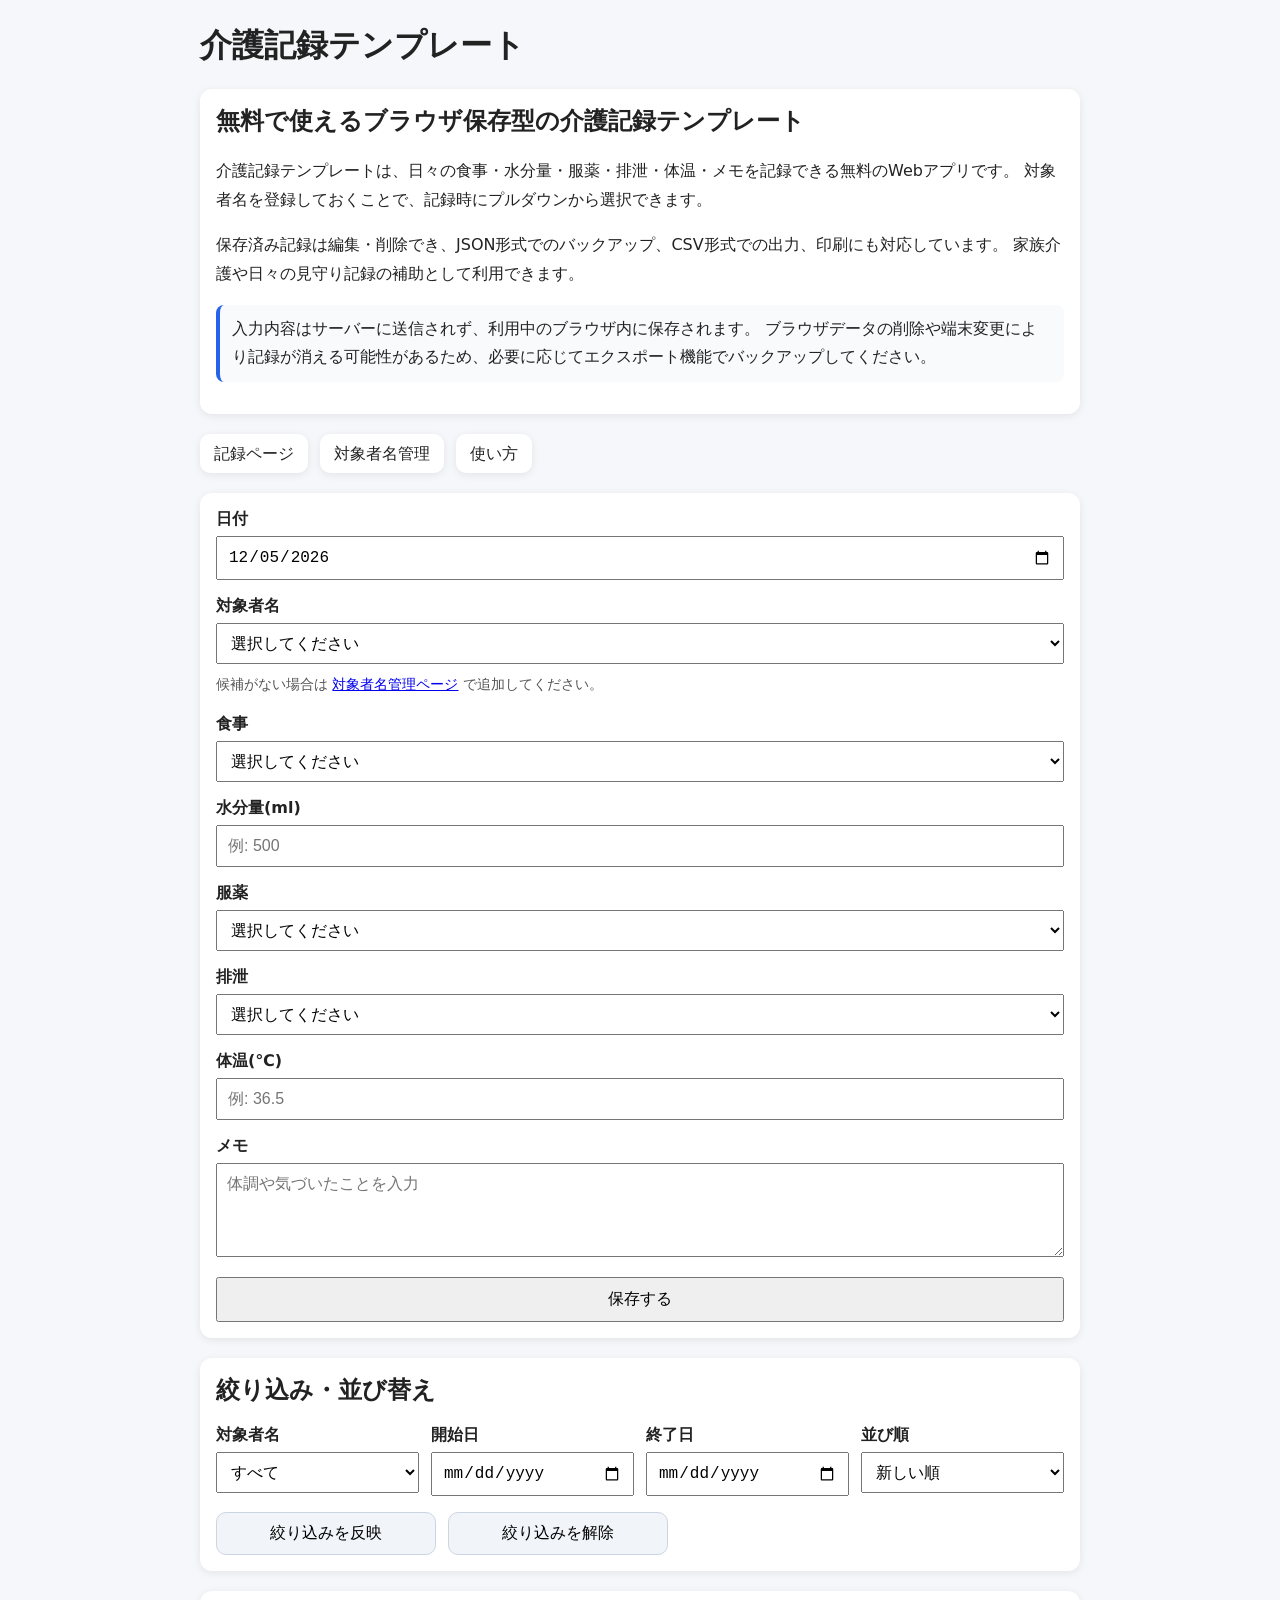
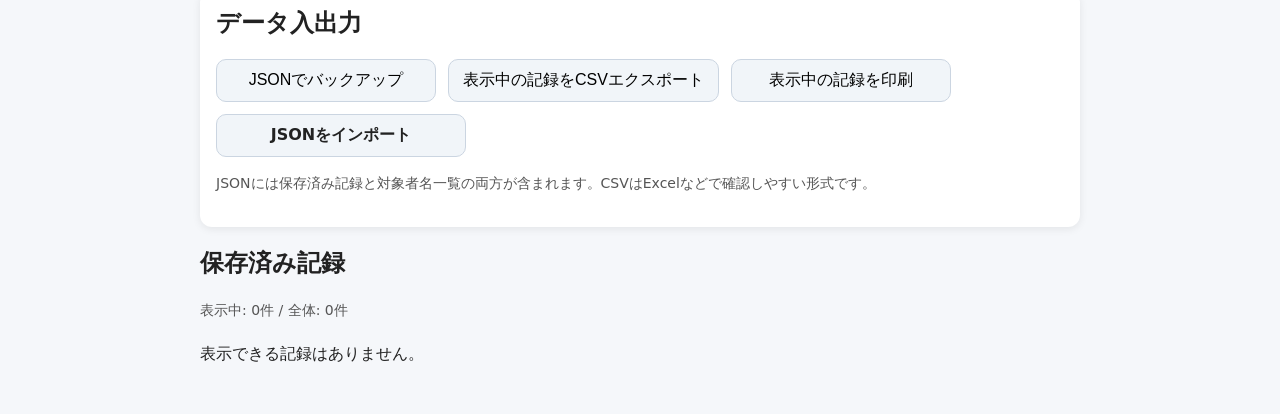
<file: index.html>
<!DOCTYPE html>
<html lang="ja">
<head>
  <meta charset="UTF-8" />
  <meta name="viewport" content="width=device-width, initial-scale=1.0" />
  <title>介護記録テンプレート｜食事・服薬・体温を記録できる無料Webアプリ</title>
  <meta name="description" content="介護記録テンプレートは、食事・水分量・服薬・排泄・体温・メモをブラウザ上で記録できる無料のWebアプリです。対象者名管理、編集、JSON・CSVエクスポート、印刷に対応しています。">
  <meta name="robots" content="index, follow">
  <meta property="og:title" content="介護記録テンプレート">
  <meta property="og:description" content="食事・水分量・服薬・排泄・体温・メモを記録できる無料の介護記録Webアプリです。">
  <meta property="og:type" content="website">
  <!-- Search Console のHTMLタグ認証を使う場合は、発行されたmetaタグをこの下に貼り付けてください -->
  <!-- <meta name="google-site-verification" content="ここにSearch Consoleの認証コード"> -->
  <link rel="stylesheet" href="style.css" />
  <link rel="icon" href="care-record-favicon.svg" type="image/svg+xml">
</head>
<body>
  <main class="container">
    <h1>介護記録テンプレート</h1>

    <section class="site-intro" aria-labelledby="introHeading">
      <h2 id="introHeading">無料で使えるブラウザ保存型の介護記録テンプレート</h2>
      <p>
        介護記録テンプレートは、日々の食事・水分量・服薬・排泄・体温・メモを記録できる無料のWebアプリです。
        対象者名を登録しておくことで、記録時にプルダウンから選択できます。
      </p>
      <p>
        保存済み記録は編集・削除でき、JSON形式でのバックアップ、CSV形式での出力、印刷にも対応しています。
        家族介護や日々の見守り記録の補助として利用できます。
      </p>
      <p class="notice-text">
        入力内容はサーバーに送信されず、利用中のブラウザ内に保存されます。
        ブラウザデータの削除や端末変更により記録が消える可能性があるため、必要に応じてエクスポート機能でバックアップしてください。
      </p>
    </section>

    <nav class="top-nav" aria-label="ページ切り替え">
      <a href="index.html">記録ページ</a>
      <a href="names.html">対象者名管理</a>
      <a href="help.html">使い方</a>
    </nav>

    <form id="recordForm">
      <div class="form-group">
        <label for="date">日付</label>
        <input type="date" id="date" name="date" required />
      </div>

      <div class="form-group">
        <label for="personId">対象者名</label>
        <select id="personId" name="personId" required>
          <option value="">選択してください</option>
        </select>
        <p class="help-text">
          候補がない場合は <a href="names.html">対象者名管理ページ</a> で追加してください。
        </p>
      </div>

      <div class="form-group">
        <label for="meal">食事</label>
        <select id="meal" name="meal">
          <option value="">選択してください</option>
          <option value="完食">完食</option>
          <option value="半分">半分</option>
          <option value="少量">少量</option>
          <option value="未摂取">未摂取</option>
        </select>
      </div>

      <div class="form-group">
        <label for="water">水分量(ml)</label>
        <input type="number" id="water" name="water" min="0" placeholder="例: 500" />
      </div>

      <div class="form-group">
        <label for="medicine">服薬</label>
        <select id="medicine" name="medicine">
          <option value="">選択してください</option>
          <option value="済">済</option>
          <option value="未">未</option>
        </select>
      </div>

      <div class="form-group">
        <label for="toilet">排泄</label>
        <select id="toilet" name="toilet">
          <option value="">選択してください</option>
          <option value="あり">あり</option>
          <option value="なし">なし</option>
        </select>
      </div>

      <div class="form-group">
        <label for="temperature">体温(℃)</label>
        <input type="number" id="temperature" name="temperature" step="0.1" placeholder="例: 36.5" />
      </div>

      <div class="form-group">
        <label for="memo">メモ</label>
        <textarea id="memo" name="memo" rows="4" placeholder="体調や気づいたことを入力"></textarea>
      </div>

      <button type="submit">保存する</button>
    </form>

    <section class="record-tools" aria-labelledby="filterHeading">
      <h2 id="filterHeading">絞り込み・並び替え</h2>
      <div class="filter-grid">
        <div class="form-group">
          <label for="filterPersonId">対象者名</label>
          <select id="filterPersonId">
            <option value="">すべて</option>
          </select>
        </div>

        <div class="form-group">
          <label for="filterDateFrom">開始日</label>
          <input type="date" id="filterDateFrom">
        </div>

        <div class="form-group">
          <label for="filterDateTo">終了日</label>
          <input type="date" id="filterDateTo">
        </div>

        <div class="form-group">
          <label for="sortOrder">並び順</label>
          <select id="sortOrder">
            <option value="desc">新しい順</option>
            <option value="asc">古い順</option>
          </select>
        </div>
      </div>

      <div class="tool-buttons">
        <button type="button" id="applyFilterBtn">絞り込みを反映</button>
        <button type="button" id="clearFilterBtn">絞り込みを解除</button>
      </div>
    </section>

    <section class="record-tools no-print" aria-labelledby="toolsHeading">
      <h2 id="toolsHeading">データ入出力</h2>
      <div class="tool-buttons">
        <button type="button" id="exportRecordsBtn">JSONでバックアップ</button>
        <button type="button" id="exportCsvBtn">表示中の記録をCSVエクスポート</button>
        <button type="button" id="printRecordsBtn">表示中の記録を印刷</button>
        <label class="file-import-label" for="importRecordsFile">JSONをインポート</label>
        <input type="file" id="importRecordsFile" accept=".json,application/json" />
      </div>
      <p class="help-text">
        JSONには保存済み記録と対象者名一覧の両方が含まれます。CSVはExcelなどで確認しやすい形式です。
      </p>
    </section>

    <section aria-labelledby="recordsHeading" class="records-section print-area">
      <h2 id="recordsHeading">保存済み記録</h2>
      <p id="recordCountMessage" class="help-text"></p>
      <div id="recordsList"></div>
    </section>
  </main>

  <script src="script.js?v=20260425-1"></script>
</body>
</html>
</file>
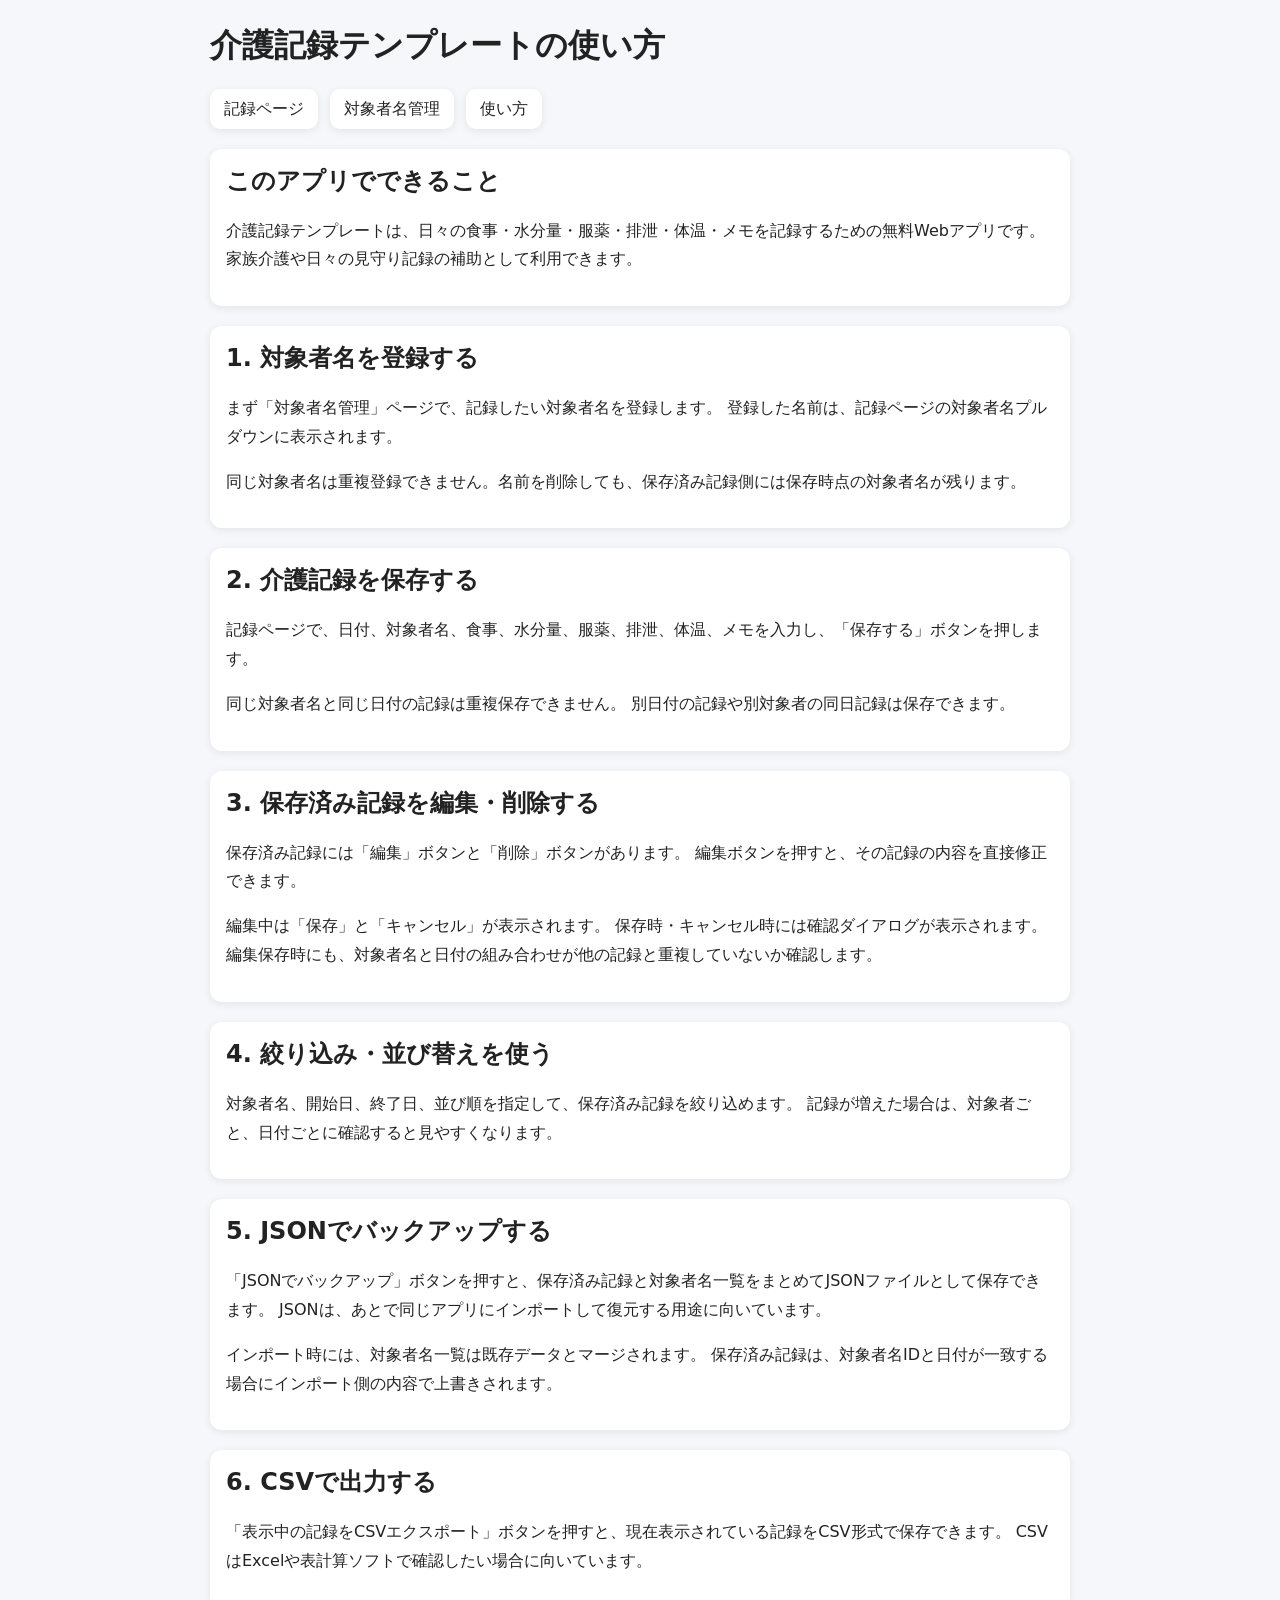
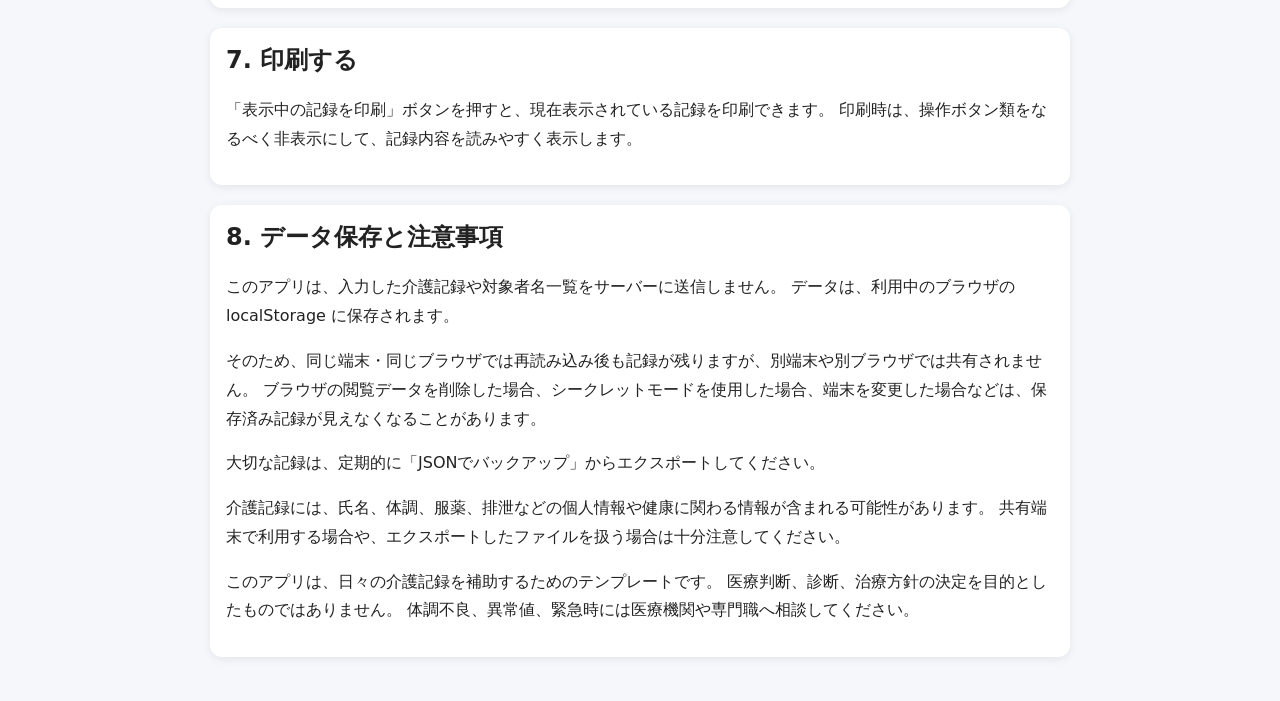
<file: help.html>
<!DOCTYPE html>
<html lang="ja">
<head>
  <meta charset="UTF-8" />
  <meta name="viewport" content="width=device-width, initial-scale=1.0" />
  <title>使い方｜介護記録テンプレート</title>
  <meta name="description" content="介護記録テンプレートの使い方です。対象者名の登録、介護記録の保存・編集・削除、JSONバックアップ、CSV出力、印刷方法、データ保存と注意事項を説明します。">
  <meta name="robots" content="index, follow">
  <link rel="stylesheet" href="style.css" />
  <link rel="icon" href="care-record-favicon.svg" type="image/svg+xml">
</head>
<body>
  <main class="container readable-page">
    <h1>介護記録テンプレートの使い方</h1>

    <nav class="top-nav" aria-label="ページ切り替え">
      <a href="index.html">記録ページ</a>
      <a href="names.html">対象者名管理</a>
      <a href="help.html">使い方</a>
    </nav>

    <section class="site-intro">
      <h2>このアプリでできること</h2>
      <p>
        介護記録テンプレートは、日々の食事・水分量・服薬・排泄・体温・メモを記録するための無料Webアプリです。
        家族介護や日々の見守り記録の補助として利用できます。
      </p>
    </section>

    <section class="help-panel">
      <h2>1. 対象者名を登録する</h2>
      <p>
        まず「対象者名管理」ページで、記録したい対象者名を登録します。
        登録した名前は、記録ページの対象者名プルダウンに表示されます。
      </p>
      <p>
        同じ対象者名は重複登録できません。名前を削除しても、保存済み記録側には保存時点の対象者名が残ります。
      </p>
    </section>

    <section class="help-panel">
      <h2>2. 介護記録を保存する</h2>
      <p>
        記録ページで、日付、対象者名、食事、水分量、服薬、排泄、体温、メモを入力し、「保存する」ボタンを押します。
      </p>
      <p>
        同じ対象者名と同じ日付の記録は重複保存できません。
        別日付の記録や別対象者の同日記録は保存できます。
      </p>
    </section>

    <section class="help-panel">
      <h2>3. 保存済み記録を編集・削除する</h2>
      <p>
        保存済み記録には「編集」ボタンと「削除」ボタンがあります。
        編集ボタンを押すと、その記録の内容を直接修正できます。
      </p>
      <p>
        編集中は「保存」と「キャンセル」が表示されます。
        保存時・キャンセル時には確認ダイアログが表示されます。
        編集保存時にも、対象者名と日付の組み合わせが他の記録と重複していないか確認します。
      </p>
    </section>

    <section class="help-panel">
      <h2>4. 絞り込み・並び替えを使う</h2>
      <p>
        対象者名、開始日、終了日、並び順を指定して、保存済み記録を絞り込めます。
        記録が増えた場合は、対象者ごと、日付ごとに確認すると見やすくなります。
      </p>
    </section>

    <section class="help-panel">
      <h2>5. JSONでバックアップする</h2>
      <p>
        「JSONでバックアップ」ボタンを押すと、保存済み記録と対象者名一覧をまとめてJSONファイルとして保存できます。
        JSONは、あとで同じアプリにインポートして復元する用途に向いています。
      </p>
      <p>
        インポート時には、対象者名一覧は既存データとマージされます。
        保存済み記録は、対象者名IDと日付が一致する場合にインポート側の内容で上書きされます。
      </p>
    </section>

    <section class="help-panel">
      <h2>6. CSVで出力する</h2>
      <p>
        「表示中の記録をCSVエクスポート」ボタンを押すと、現在表示されている記録をCSV形式で保存できます。
        CSVはExcelや表計算ソフトで確認したい場合に向いています。
      </p>
    </section>

    <section class="help-panel">
      <h2>7. 印刷する</h2>
      <p>
        「表示中の記録を印刷」ボタンを押すと、現在表示されている記録を印刷できます。
        印刷時は、操作ボタン類をなるべく非表示にして、記録内容を読みやすく表示します。
      </p>
    </section>

    <section class="help-panel">
      <h2>8. データ保存と注意事項</h2>
      <p>
        このアプリは、入力した介護記録や対象者名一覧をサーバーに送信しません。
        データは、利用中のブラウザの localStorage に保存されます。
      </p>
      <p>
        そのため、同じ端末・同じブラウザでは再読み込み後も記録が残りますが、別端末や別ブラウザでは共有されません。
        ブラウザの閲覧データを削除した場合、シークレットモードを使用した場合、端末を変更した場合などは、保存済み記録が見えなくなることがあります。
      </p>
      <p>
        大切な記録は、定期的に「JSONでバックアップ」からエクスポートしてください。
      </p>
      <p>
        介護記録には、氏名、体調、服薬、排泄などの個人情報や健康に関わる情報が含まれる可能性があります。
        共有端末で利用する場合や、エクスポートしたファイルを扱う場合は十分注意してください。
      </p>
      <p>
        このアプリは、日々の介護記録を補助するためのテンプレートです。
        医療判断、診断、治療方針の決定を目的としたものではありません。
        体調不良、異常値、緊急時には医療機関や専門職へ相談してください。
      </p>
    </section>
  </main>
</body>
</html>
</file>
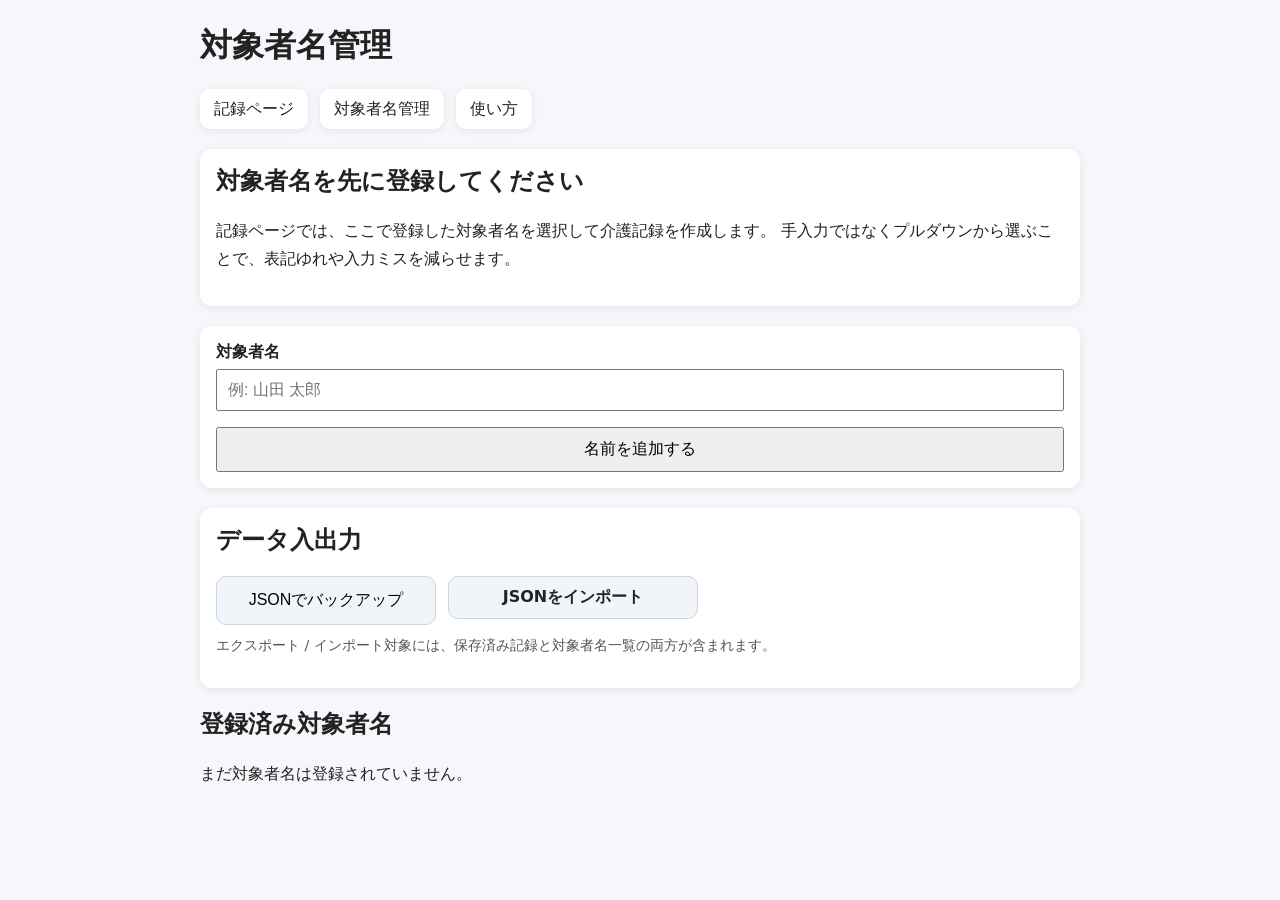
<file: names.html>
<!DOCTYPE html>
<html lang="ja">
<head>
  <meta charset="UTF-8" />
  <meta name="viewport" content="width=device-width, initial-scale=1.0" />
  <title>対象者名管理｜介護記録テンプレート</title>
  <meta name="description" content="介護記録テンプレートで使用する対象者名を登録・管理するページです。登録した名前は記録ページのプルダウン候補として利用できます。">
  <meta name="robots" content="index, follow">
  <link rel="stylesheet" href="style.css" />
  <link rel="icon" href="care-record-favicon.svg" type="image/svg+xml">
</head>
<body>
  <main class="container">
    <h1>対象者名管理</h1>

    <nav class="top-nav" aria-label="ページ切り替え">
      <a href="index.html">記録ページ</a>
      <a href="names.html">対象者名管理</a>
      <a href="help.html">使い方</a>
    </nav>

    <section class="site-intro">
      <h2>対象者名を先に登録してください</h2>
      <p>
        記録ページでは、ここで登録した対象者名を選択して介護記録を作成します。
        手入力ではなくプルダウンから選ぶことで、表記ゆれや入力ミスを減らせます。
      </p>
    </section>

    <form id="nameForm">
      <div class="form-group">
        <label for="personName">対象者名</label>
        <input type="text" id="personName" name="personName" placeholder="例: 山田 太郎" required />
      </div>

      <button type="submit">名前を追加する</button>
    </form>

    <section class="record-tools no-print" aria-labelledby="nameToolsHeading">
      <h2 id="nameToolsHeading">データ入出力</h2>
      <div class="tool-buttons">
        <button type="button" id="exportAllDataBtn">JSONでバックアップ</button>
        <label class="file-import-label" for="importAllDataFile">JSONをインポート</label>
        <input type="file" id="importAllDataFile" accept=".json,application/json" />
      </div>
      <p class="help-text">
        エクスポート / インポート対象には、保存済み記録と対象者名一覧の両方が含まれます。
      </p>
    </section>

    <section aria-labelledby="namesHeading" class="records-section">
      <h2 id="namesHeading">登録済み対象者名</h2>
      <div id="namesList"></div>
    </section>
  </main>

  <script src="names.js?v=20260425-1"></script>
</body>
</html>
</file>
<file: style.css>
body {
  font-family: system-ui, -apple-system, BlinkMacSystemFont, "Segoe UI", sans-serif;
  margin: 0;
  background: #f5f7fa;
  color: #222;
}

.container {
  max-width: 880px;
  margin: 0 auto;
  padding: 24px;
}

h1, h2, h3 {
  margin-top: 0;
}

p {
  line-height: 1.8;
}

.top-nav {
  display: flex;
  gap: 12px;
  margin-bottom: 20px;
  flex-wrap: wrap;
}

.top-nav a {
  display: inline-block;
  width: auto;
  min-width: 0;
  background: #ffffff;
  padding: 10px 14px;
  border-radius: 10px;
  text-decoration: none;
  color: #222;
  box-shadow: 0 2px 8px rgba(0, 0, 0, 0.08);
  border: none;
  font-size: 16px;
  line-height: 1.2;
}

.site-intro,
form,
.record-card,
.record-tools,
.help-panel {
  background: #fff;
  border-radius: 12px;
  padding: 16px;
  box-shadow: 0 2px 8px rgba(0, 0, 0, 0.08);
  margin-bottom: 20px;
}

.notice-text {
  background: #f8fafc;
  border-left: 4px solid #2563eb;
  padding: 10px 12px;
  border-radius: 8px;
}

.form-group {
  margin-bottom: 16px;
}

label {
  display: block;
  font-weight: bold;
  margin-bottom: 6px;
}

input, select, textarea, button {
  width: 100%;
  font-size: 16px;
  padding: 10px;
  box-sizing: border-box;
}

button {
  cursor: pointer;
}

.record-card p {
  margin: 6px 0;
}

.help-text {
  font-size: 14px;
  margin-top: 8px;
  color: #555;
}

.help-content p {
  margin: 0 0 12px 0;
  line-height: 1.8;
}

.help-content p:last-child {
  margin-bottom: 0;
}

.tool-buttons {
  display: flex;
  gap: 12px;
  flex-wrap: wrap;
}

.tool-buttons button,
.file-import-label {
  width: auto;
  min-width: 220px;
  background: #f1f5f9;
  border: 1px solid #cbd5e1;
  border-radius: 10px;
  padding: 10px 14px;
  font-size: 16px;
  cursor: pointer;
  text-align: center;
}

#importRecordsFile,
#importAllDataFile {
  display: none;
}

.filter-grid {
  display: grid;
  grid-template-columns: repeat(4, minmax(140px, 1fr));
  gap: 12px;
}

.name-item {
  display: flex;
  justify-content: space-between;
  gap: 12px;
  align-items: center;
  padding: 12px;
  border-bottom: 1px solid #e5e7eb;
}

.name-item:last-child {
  border-bottom: none;
}

.name-text {
  font-size: 16px;
  word-break: break-word;
}

.small-btn {
  width: auto;
  min-width: 100px;
}

.action-buttons {
  display: flex;
  gap: 10px;
  flex-wrap: wrap;
  margin-top: 12px;
}

.action-buttons button {
  width: auto;
  min-width: 120px;
}

.edit-form {
  margin-top: 12px;
  border-top: 1px solid #e5e7eb;
  padding-top: 12px;
}

.edit-form .form-group:last-of-type {
  margin-bottom: 12px;
}

.readable-page {
  max-width: 860px;
}

@media (max-width: 760px) {
  .container {
    padding: 16px;
  }

  .filter-grid {
    grid-template-columns: 1fr;
  }

  .tool-buttons {
    flex-direction: column;
  }

  .tool-buttons button,
  .file-import-label,
  .small-btn,
  .action-buttons button {
    width: 100%;
  }

  .name-item {
    flex-direction: column;
    align-items: stretch;
  }

  .top-nav a {
    width: 100%;
    text-align: center;
  }
}

@media print {
  body {
    background: #fff;
    color: #000;
  }

  .container {
    max-width: none;
    padding: 0;
  }

  .top-nav,
  .site-intro,
  form,
  .record-tools,
  .help-panel,
  .no-print,
  .action-buttons,
  .help-text {
    display: none !important;
  }

  .record-card {
    box-shadow: none;
    border: 1px solid #999;
    page-break-inside: avoid;
    margin-bottom: 12px;
  }

  h1, h2 {
    color: #000;
  }
}
</file>
